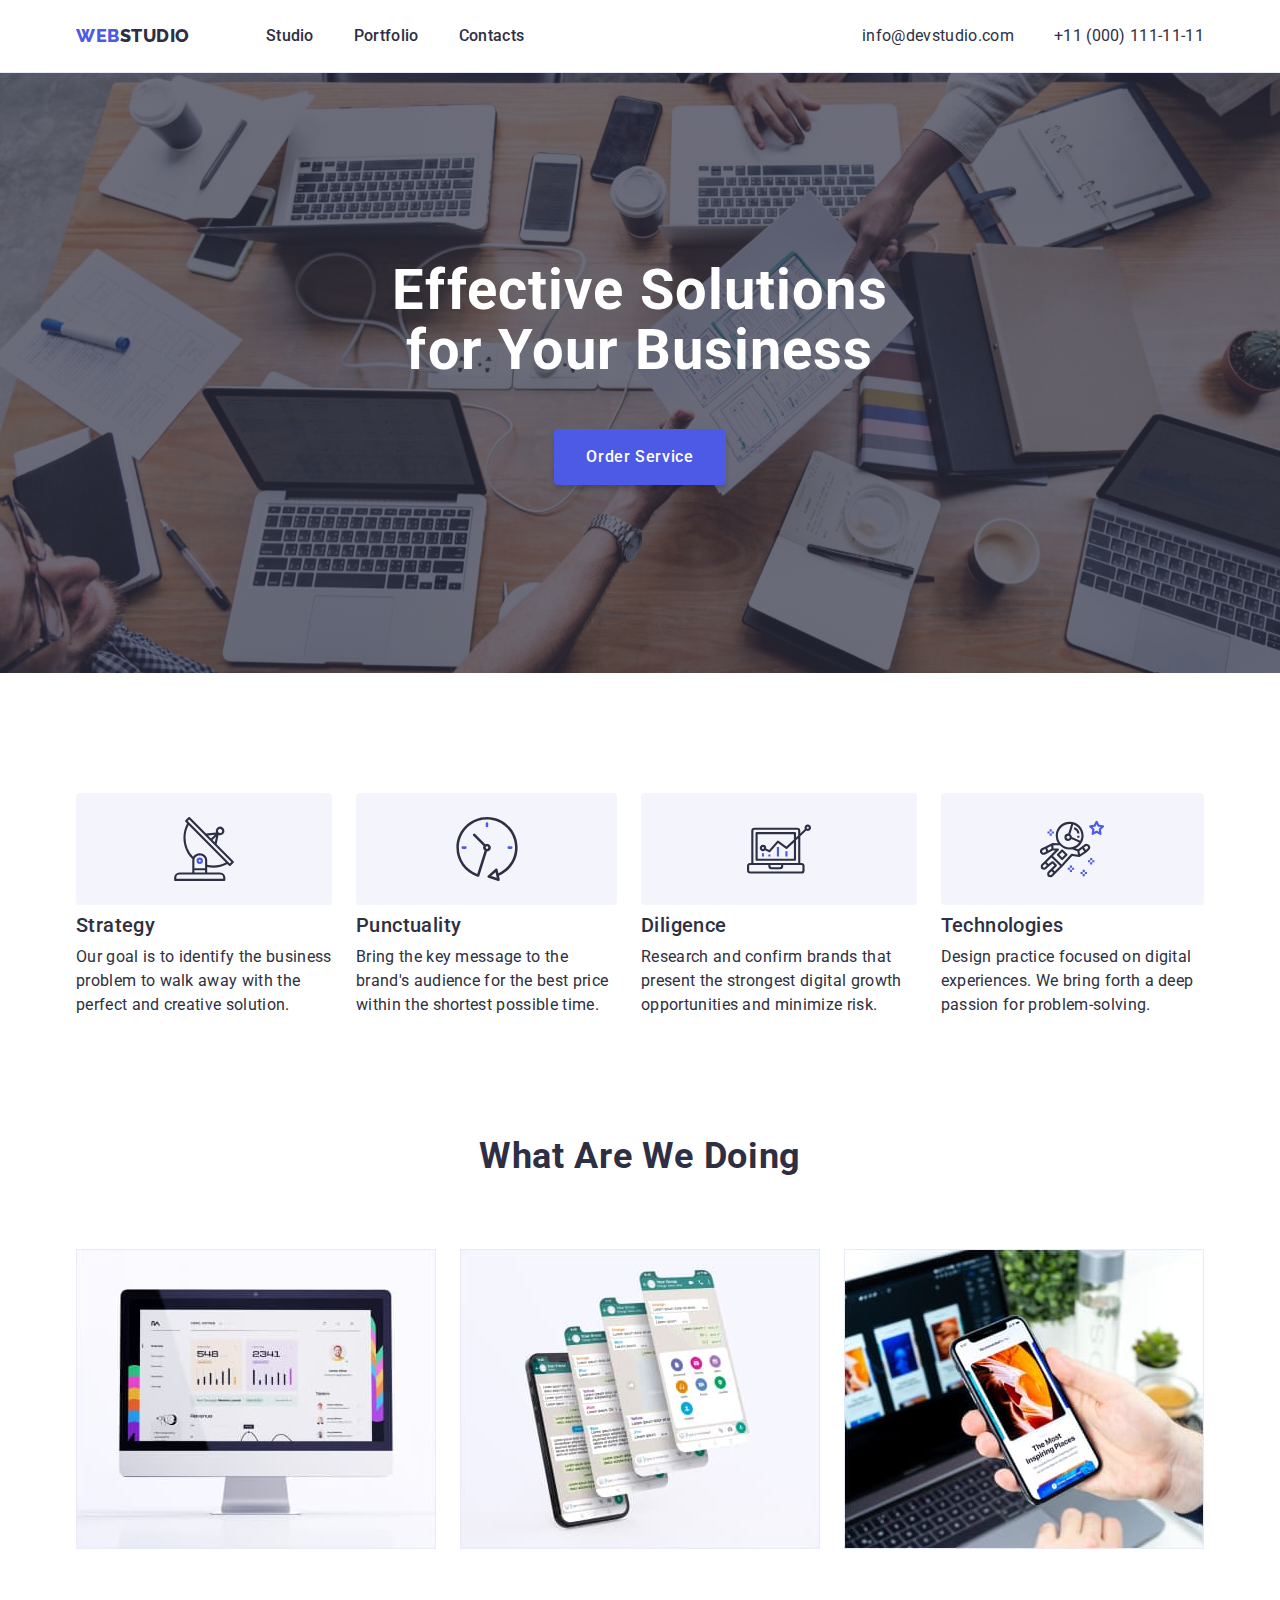
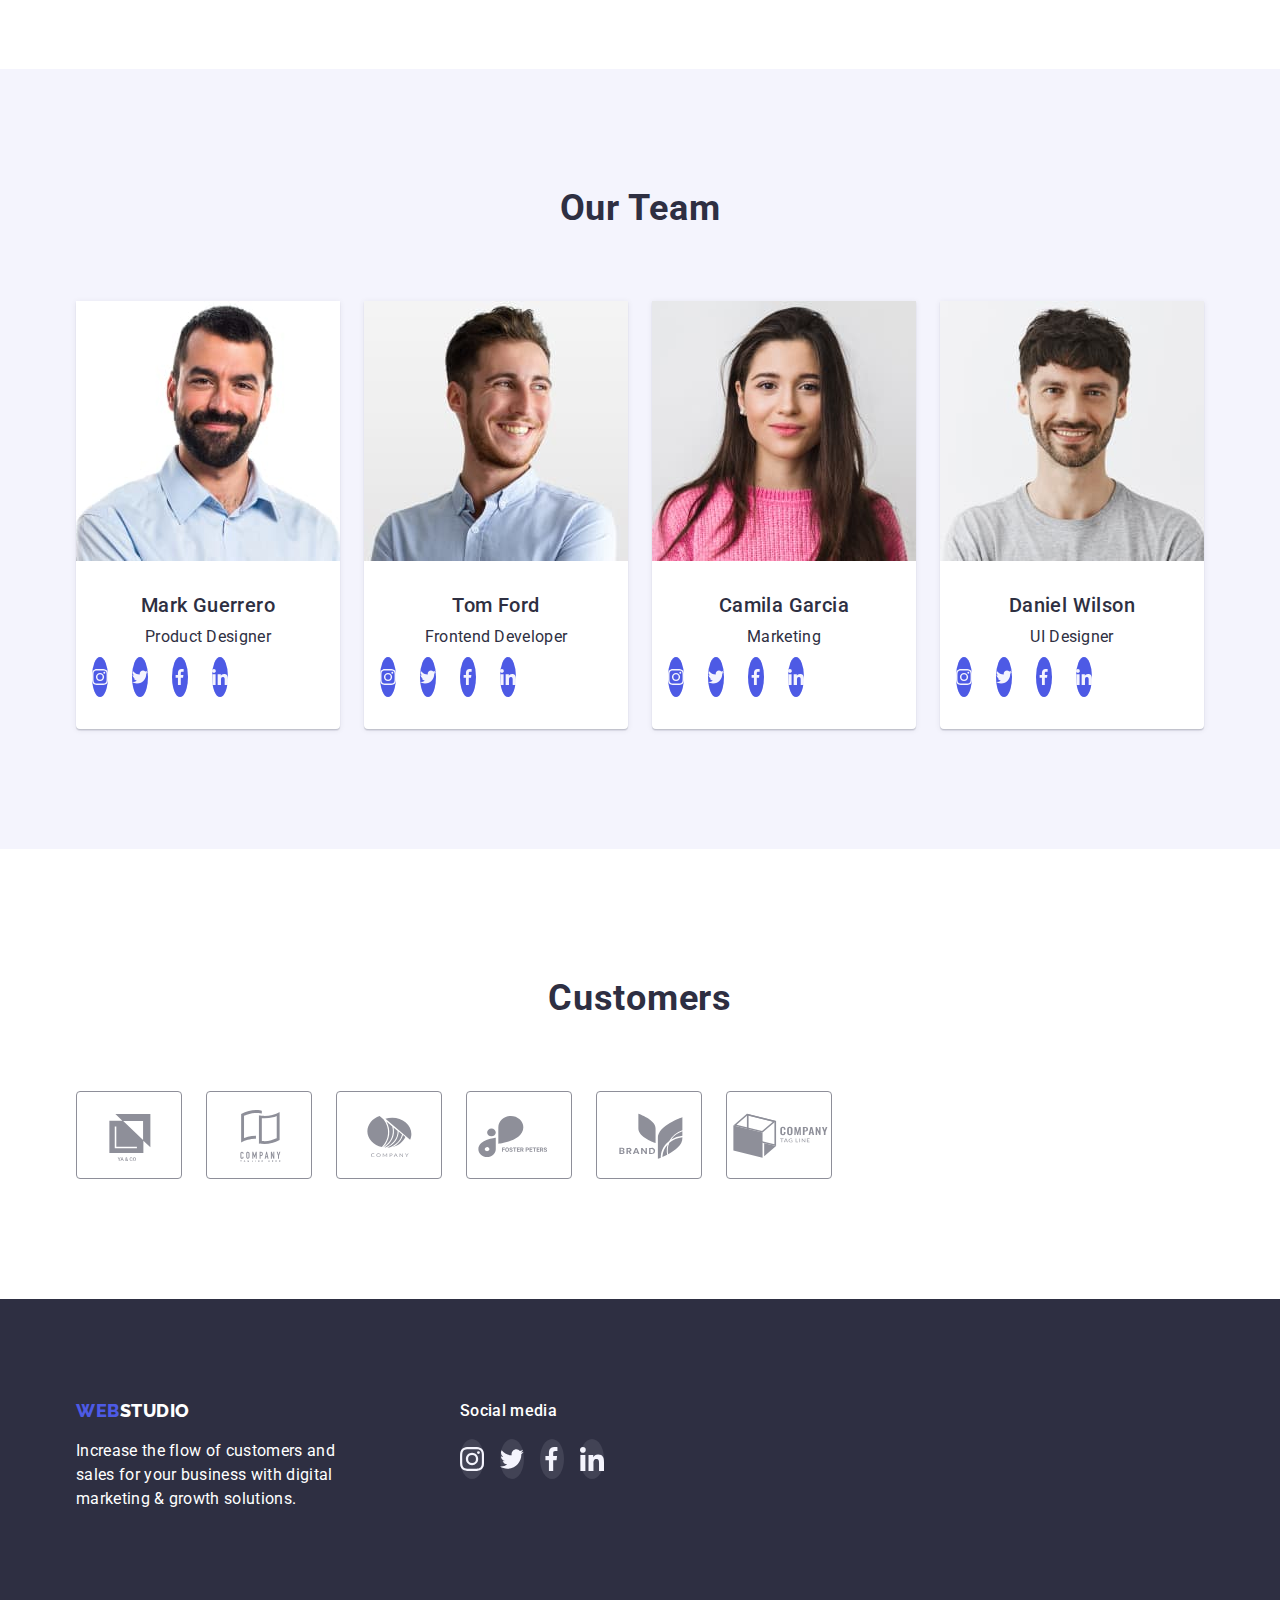
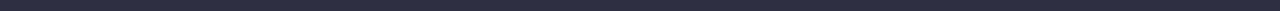
<file: index.html>
<!DOCTYPE html>
<html lang="en">

<head>
  <meta charset="UTF-8" />
  <meta http-equiv="X-UA-Compatible" content="IE=edge" />
  <meta name="viewport" content="width=device-width, initial-scale=1.0" />
  <title>WebStudio</title>

  <link rel="preconnect" href="https://fonts.googleapis.com" />
  <link rel="preconnect" href="https://fonts.gstatic.com" crossorigin />
  <link href="https://fonts.googleapis.com/css2?family=Raleway:wght@800&family=Roboto:wght@400;500;700;900&display=swap"
    rel="stylesheet" />

  <link rel="stylesheet" href="https://cdnjs.cloudflare.com/ajax/libs/modern-normalize/1.1.0/modern-normalize.min.css">
  <link rel="stylesheet" href="./css/reset.css">
  <link rel="stylesheet" href="./css/styles.css" />
</head>

<body>
  <!-- Hrader -->
  <header class="header">
    <div class="container header-container">
      <nav class="nav">
        <a href="./index.html" class="logo"><span class="logo-accent">Web</span>Studio</a>
        <ul class="nav-list list">
          <li class="nav-item"><a href="./index.html" class="nav-link">Studio</a></li>
          <li class="nav-item"><a href="./portfolio.html" class="nav-link">Portfolio</a></li>
          <li class="nav-item"><a href="" class="nav-link">Contacts</a></li>
        </ul>
      </nav>
      <address class="address">
        <ul class="address-list list">
          <li class="address-item">
            <a href="mailto:info@devstudio.com" class="address-link">info@devstudio.com</a>
          </li>
          <li class="address-item">
            <a href="tel:+110001111111" class="address-link">+11 (000) 111-11-11</a>
          </li>
        </ul>
      </address>
    </div>
  </header>
  <!-- Main -->
  <main>
    <section class="hero">
      <h1 class="hero-title">Effective Solutions for Your Business</h1>
      <button type="button" class="hero-button">Order Service</button>
    </section>
    <section class="features">
      <div class="container">
        <h2 class="section-title visually-hidden">Features</h2>
        <ul class="features-list list">
          <li class="feature-item">
            <div class="feature-block-icon">
              <svg class="feature-icon" width="64" height="64">
                <use href="./images/icons.svg#feature_1"></use>
              </svg>
            </div>
            <h3 class="feature-title">Strategy</h3>
            <p class="text">
              Our goal is to identify the business problem to walk away with the
              perfect and creative solution.
            </p>
          </li>
          <li class="feature-item">
            <div class="feature-block-icon">
              <svg class="feature-icon" width="64" height="64">
                <use href="./images/icons.svg#feature_2"></use>
              </svg>
            </div>
            <h3 class="feature-title">Punctuality</h3>
            <p class="text">
              Bring the key message to the brand's audience for the best price
              within the shortest possible time.
            </p>
          </li>
          <li class="feature-item">
            <div class="feature-block-icon">
              <svg class="feature-icon" width="64" height="64">
                <use href="./images/icons.svg#feature_3"></use>
              </svg>
            </div>
            <h3 class="feature-title">Diligence</h3>
            <p class="text">
              Research and confirm brands that present the strongest digital
              growth opportunities and minimize risk.
            </p>
          </li>
          <li class="feature-item">
            <div class="feature-block-icon">
              <svg class="feature-icon" width="64" height="64">
                <use href="./images/icons.svg#feature_4"></use>
              </svg>
            </div>
            <h3 class="feature-title">Technologies</h3>
            <p class="text">
              Design practice focused on digital experiences. We bring forth a
              deep passion for problem-solving.
            </p>
          </li>
        </ul>
      </div>
    </section>
    <section class="occupation">
      <div class="container">
        <h2 class="section-title">What are we doing</h2>
        <ul class="occupation-list list">
          <li class="occupation-item">
            <img src="./images/img1.jpg" alt="PC" width="360" />
          </li>
          <li class="occupation-item">
            <img src="./images/img2.jpg" alt="Phone's displays" width="360" />
          </li>
          <li class="occupation-item">
            <img src="./images/img3.jpg" alt="Phone and notebook" width="360" />
          </li>
        </ul>
      </div>
    </section>
    <section class="team">
      <div class="container">
        <h2 class="section-title">Our Team</h2>
        <ul class="team-list list">
          <li class="team-item">
            <img src="./images/photo1.jpg" alt="Photo of Product Designer" width="264" />
            <div class="team-label">
              <h3 class="team-title">Mark Guerrero</h3>
              <p class="team-text text">Product Designer</p>
              <ul class="team-svg-list list">
                <li class="team-svg-item">
                  <a href="" class="team-svg-link" target="_blank" rel="noopener noreferrer nofollow">
                    <svg class="team-svg-icon" width="16" height="16">
                      <use href="./images/icons.svg#instagram">
                    </svg>
                  </a>
                </li>
                <li class="team-svg-item">
                  <a href="" class="team-svg-link" target="_blank" rel="noopener noreferrer nofollow">
                    <svg class="team-svg-icon" width="16" height="16">
                      <use href="./images/icons.svg#twitter">
                    </svg>
                  </a>
                </li>
                <li class="team-svg-item">
                  <a href="" class="team-svg-link" target="_blank" rel="noopener noreferrer nofollow">
                    <svg class="team-svg-icon" width="16" height="16">
                      <use href="./images/icons.svg#facebook">
                    </svg>
                  </a>
                </li>
                <li class="team-svg-item">
                  <a href="" class="team-svg-link" target="_blank" rel="noopener noreferrer nofollow">
                    <svg class="team-svg-icon" width="16" height="16">
                      <use href="./images/icons.svg#linkedin">
                    </svg>
                  </a>
                </li>
              </ul>
            </div>
          </li>
          <li class="team-item">
            <img src="./images/photo2.jpg" alt="Photo of Frontend Developer" width="264" />
            <div class="team-label">
              <h3 class="team-title">Tom Ford</h3>
              <p class="team-text text">Frontend Developer</p>
              <ul class="team-svg-list list">
                <li class="team-svg-item">
                  <a href="" class="team-svg-link" target="_blank" rel="noopener noreferrer nofollow">
                    <svg class="team-svg-icon" width="16" height="16">
                      <use href="./images/icons.svg#instagram">
                    </svg>
                  </a>
                </li>
                <li class="team-svg-item">
                  <a href="" class="team-svg-link" target="_blank" rel="noopener noreferrer nofollow">
                    <svg class="team-svg-icon" width="16" height="16">
                      <use href="./images/icons.svg#twitter">
                    </svg>
                  </a>
                </li>
                <li class="team-svg-item">
                  <a href="" class="team-svg-link" target="_blank" rel="noopener noreferrer nofollow">
                    <svg class="team-svg-icon" width="16" height="16">
                      <use href="./images/icons.svg#facebook">
                    </svg>
                  </a>
                </li>
                <li class="team-svg-item">
                  <a href="" class="team-svg-link" target="_blank" rel="noopener noreferrer nofollow">
                    <svg class="team-svg-icon" width="16" height="16">
                      <use href="./images/icons.svg#linkedin">
                    </svg>
                  </a>
                </li>
              </ul>
            </div>
          </li>
          <li class="team-item">
            <img src="./images/photo3.jpg" alt="Photo of Marketing" width="264" />
            <div class="team-label">
              <h3 class="team-title">Camila Garcia</h3>
              <p class="team-text text">Marketing</p>
              <ul class="team-svg-list list">
                <li class="team-svg-item">
                  <a href="" class="team-svg-link" target="_blank" rel="noopener noreferrer nofollow">
                    <svg class="team-svg-icon" width="16" height="16">
                      <use href="./images/icons.svg#instagram">
                    </svg>
                  </a>
                </li>
                <li class="team-svg-item">
                  <a href="" class="team-svg-link" target="_blank" rel="noopener noreferrer nofollow">
                    <svg class="team-svg-icon" width="16" height="16">
                      <use href="./images/icons.svg#twitter">
                    </svg>
                  </a>
                </li>
                <li class="team-svg-item">
                  <a href="" class="team-svg-link" target="_blank" rel="noopener noreferrer nofollow">
                    <svg class="team-svg-icon" width="16" height="16">
                      <use href="./images/icons.svg#facebook">
                    </svg>
                  </a>
                </li>
                <li class="team-svg-item">
                  <a href="" class="team-svg-link" target="_blank" rel="noopener noreferrer nofollow">
                    <svg class="team-svg-icon" width="16" height="16">
                      <use href="./images/icons.svg#linkedin">
                    </svg>
                  </a>
                </li>
              </ul>
            </div>
          </li>
          <li class="team-item">
            <img src="./images/photo4.jpg" alt="Photo of UI Designer" width="264" />
            <div class="team-label">
              <h3 class="team-title">Daniel Wilson</h3>
              <p class="team-text text">UI Designer</p>
              <ul class="team-svg-list list">
                <li class="team-svg-item">
                  <a href="" class="team-svg-link" target="_blank" rel="noopener noreferrer nofollow">
                    <svg class="team-svg-icon" width="16" height="16">
                      <use href="./images/icons.svg#instagram">
                    </svg>
                  </a>
                </li>
                <li class="team-svg-item">
                  <a href="" class="team-svg-link" target="_blank" rel="noopener noreferrer nofollow">
                    <svg class="team-svg-icon" width="16" height="16">
                      <use href="./images/icons.svg#twitter">
                    </svg>
                  </a>
                </li>
                <li class="team-svg-item">
                  <a href="" class="team-svg-link" target="_blank" rel="noopener noreferrer nofollow">
                    <svg class="team-svg-icon" width="16" height="16">
                      <use href="./images/icons.svg#facebook">
                    </svg>
                  </a>
                </li>
                <li class="team-svg-item">
                  <a href="" class="team-svg-link" target="_blank" rel="noopener noreferrer nofollow">
                    <svg class="team-svg-icon" width="16" height="16">
                      <use href="./images/icons.svg#linkedin">
                    </svg>
                  </a>
                </li>
              </ul>
            </div>
          </li>
        </ul>
      </div>
    </section>
    <section class="customers">
      <div class="container">
        <h2 class="section-title">Customers</h2>
        <ul class="customers-list list">
          <li class="customer-item">
            <a href="" class="customer-link" target="_blank" rel="noopener noregerrer nogollow">
              <svg class="customer-icon">
                <use href="./images/icons.svg#client_1">
              </svg>
            </a>
          </li>
          <li class="customer-item">
            <a href="" class="customer-link" target="_blank" rel="noopener noregerrer nogollow">
              <svg class="customer-icon">
                <use href="./images/icons.svg#client_2">
              </svg>
            </a>
          </li>
          <li class="customer-item">
            <a href="" class="customer-link" target="_blank" rel="noopener noregerrer nogollow">
              <svg class="customer-icon">
                <use href="./images/icons.svg#client_3">
              </svg>
            </a>
          </li>
          <li class="customer-item">
            <a href="" class="customer-link" target="_blank" rel="noopener noregerrer nogollow">
              <svg class="customer-icon">
                <use href="./images/icons.svg#client_4">
              </svg>
            </a>
          </li>
          <li class="customer-item">
            <a href="" class="customer-link" target="_blank" rel="noopener noregerrer nogollow">
              <svg class="customer-icon">
                <use href="./images/icons.svg#client_5">
              </svg>
            </a>
          </li>
          <li class="customer-item">
            <a href="" class="customer-link" target="_blank" rel="noopener noregerrer nogollow">
              <svg class="customer-icon">
                <use href="./images/icons.svg#client_6">
              </svg>
            </a>
          </li>
        </ul>
      </div>
    </section>
  </main>
  <!-- Footer -->
  <footer class="footer">
    <div class="footer-container container">
      <div>
        <a href="./index.html" class="logo logo-footer"><span class="logo-accent">Web</span>Studio</a>
        <p class="footer-text text">
          Increase the flow of customers and sales for your business with
          digital marketing & growth solutions.
        </p>
      </div>
      <div class="footer-social-media">
        <h4 class="footer-social-media-title">Social media</h4>
        <ul class="social-media-list list">
          <li class="footer-social-media-item">
            <a href="" class="footer-social-media-link" target="_blank" rel="noopener noreferrer nofollow">
              <svg class="footer-social-media-icon" width="24" height="24">
                <use href="./images/icons.svg#instagram">
              </svg>
            </a>
          </li>
          <li class="footer-social-media-item">
            <a href="" class="footer-social-media-link" target="_blank" rel="noopener noreferrer nofollow">
              <svg class="footer-social-media-icon" width="24" height="24">
                <use href="./images/icons.svg#twitter">
              </svg>
            </a>
          </li>
          <li class="footer-social-media-item">
            <a href="" class="footer-social-media-link" target="_blank" rel="noopener noreferrer nofollow">
              <svg class="footer-social-media-icon" width="24" height="24">
                <use href="./images/icons.svg#facebook">
              </svg>
            </a>
          </li>
          <li class="footer-social-media-item">
            <a href="" class="footer-social-media-link" target="_blank" rel="noopener noreferrer nofollow">
              <svg class="footer-social-media-icon" width="24" height="24">
                <use href="./images/icons.svg#linkedin">
              </svg>
            </a>
          </li>
        </ul>
      </div>

    </div>
  </footer>
</body>

</html>
</file>
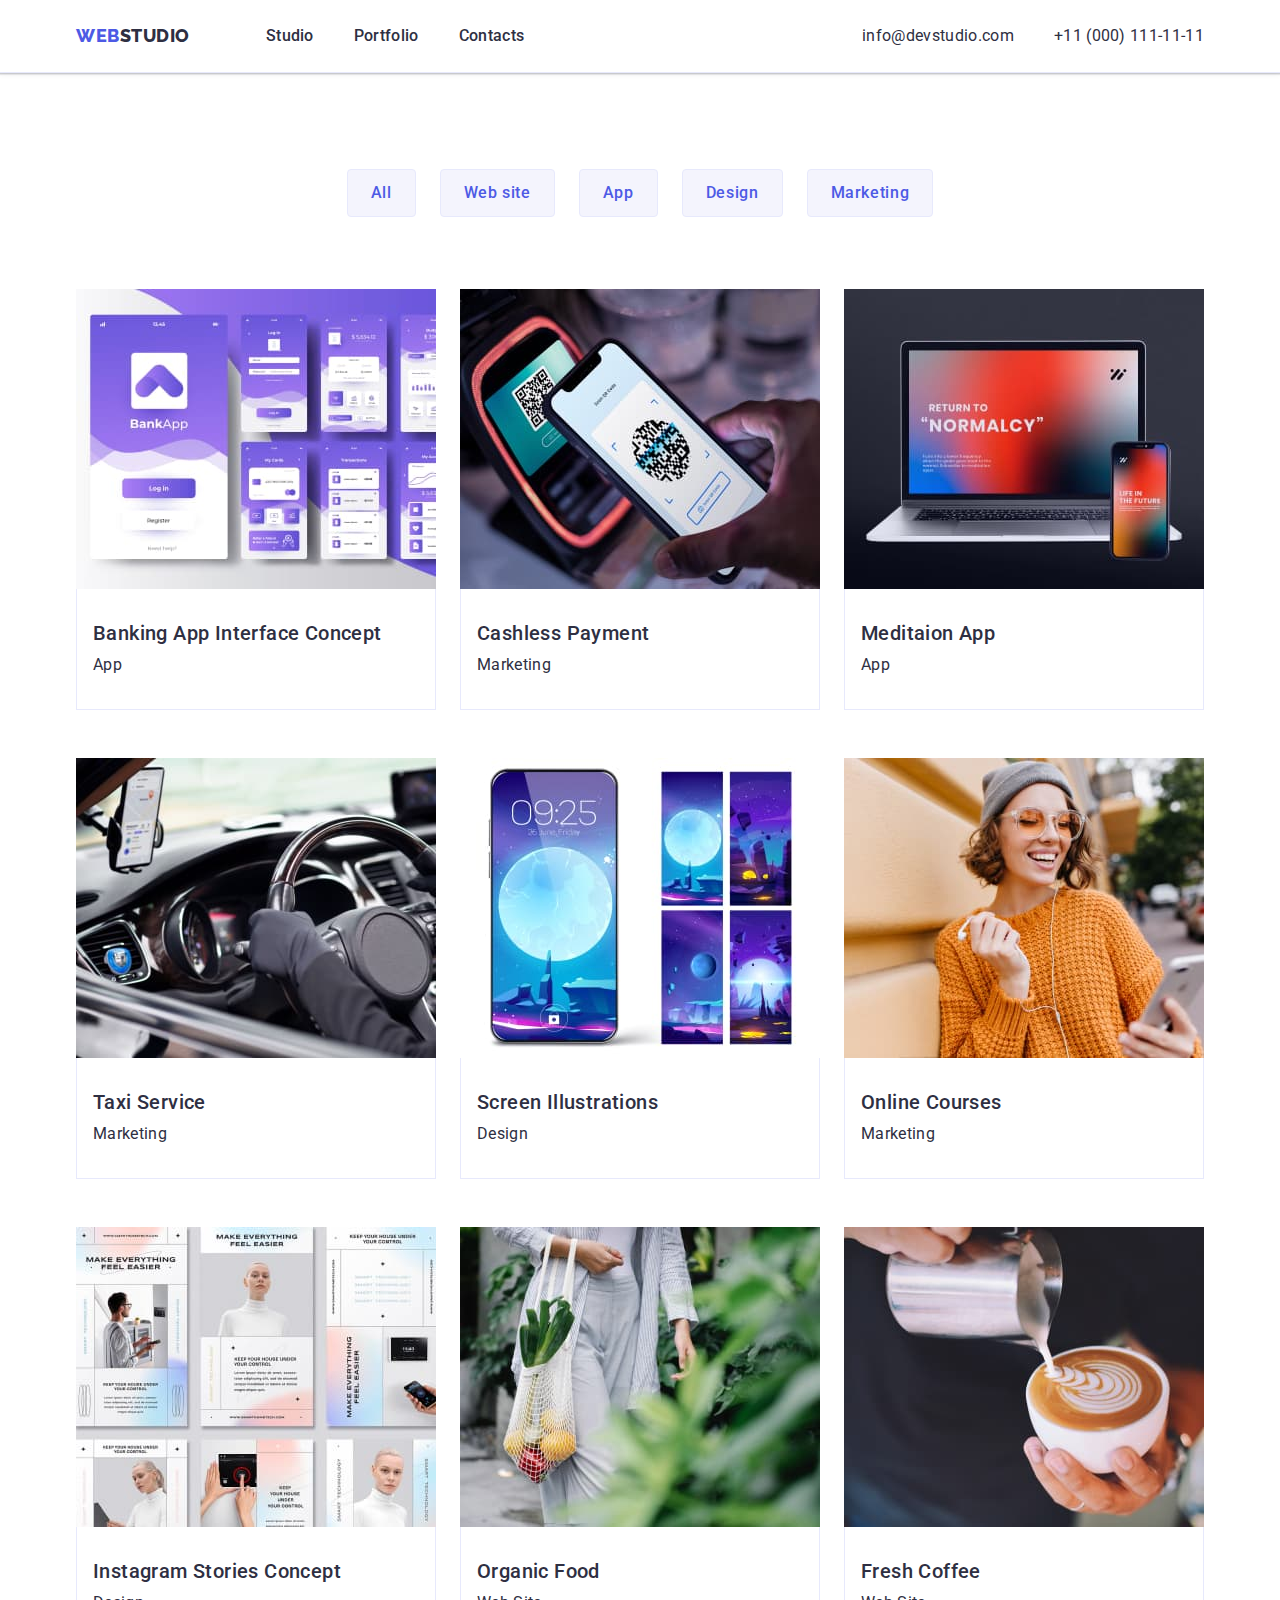
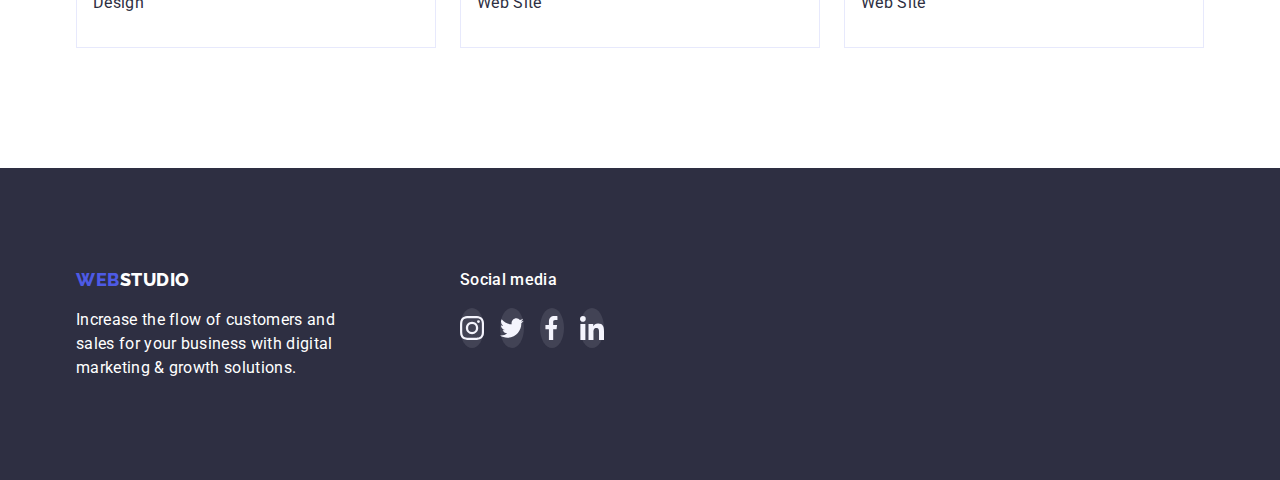
<file: portfolio.html>
<!DOCTYPE html>
<html lang="en">

<head>
  <meta charset="UTF-8" />
  <meta http-equiv="X-UA-Compatible" content="IE=edge" />
  <meta name="viewport" content="width=device-width, initial-scale=1.0" />
  <title>WebStudio</title>

  <link rel="preconnect" href="https://fonts.googleapis.com" />
  <link rel="preconnect" href="https://fonts.gstatic.com" crossorigin />
  <link href="https://fonts.googleapis.com/css2?family=Raleway:wght@800&family=Roboto:wght@400;500;700;900&display=swap"
    rel="stylesheet" />

  <link rel="stylesheet" href="https://cdnjs.cloudflare.com/ajax/libs/modern-normalize/1.1.0/modern-normalize.min.css">
  <link rel="stylesheet" href="./css/reset.css">
  <link rel="stylesheet" href="./css/styles.css" />
</head>

<body>
  <!-- Hrader -->
  <header class="header">
    <div class="container header-container">
      <nav class="nav">
        <a href="./index.html" class="logo"><span class="logo-accent">Web</span>Studio</a>
        <ul class="nav-list list">
          <li class="nav-item"><a href="./index.html" class="nav-link">Studio</a></li>
          <li class="nav-item"><a href="./portfolio.html" class="nav-link">Portfolio</a></li>
          <li class="nav-item"><a href="" class="nav-link">Contacts</a></li>
        </ul>
      </nav>
      <address class="address">
        <ul class="address-list list">
          <li class="address-item">
            <a href="mailto:info@devstudio.com" class="address-link">info@devstudio.com</a>
          </li>
          <li class="address-item">
            <a href="tel:+110001111111" class="address-link">+11 (000) 111-11-11</a>
          </li>
        </ul>
      </address>
    </div>
  </header>
  <!-- Main -->
  <main>
    <section class="portfolio-section">
      <div class="container">
        <h1 class="title visually-hidden">Portfolio</h1>
        <ul class="filtr-list list">
          <li class="filtr-item"><button type="button" class="filtr-button">All</button></li>
          <li class="filtr-item"><button type="button" class="filtr-button">Web site</button></li>
          <li class="filtr-item"><button type="button" class="filtr-button">App</button></li>
          <li class="filtr-item"><button type="button" class="filtr-button">Design</button></li>
          <li class="filtr-item"><button type="button" class="filtr-button">Marketing</button></li>
        </ul>
        <ul class="works-list list">
          <li class="work-item">
            <a href="" class="work-link">
              <img src="./images/img21.jpg" alt="Banking App Interface" width="360" />
              <div class="work-label">
                <h3 class="work-title">Banking App Interface Concept</h3>
                <p class="work-text text">App</p>
              </div>
            </a>
          </li>
          <li class="work-item">
            <a href="" class="work-link">
              <img src="./images/img22.jpg" alt="Payment terminal and phone" width="360" />
              <div class="work-label">
                <h3 class="work-title">Cashless Payment</h3>
                <p class="work-text text">Marketing</p>
              </div>
            </a>
          </li>
          <li class="work-item">
            <a href="" class="work-link">
              <img src="./images/img23.jpg" alt="Notebook and phone" width="360" />
              <div class="work-label">
                <h3 class="work-title">Meditaion App</h3>
                <p class="work-text text">App</p>
              </div>
            </a>
          </li>
          <li class="work-item">
            <a href="" class="work-link">
              <img src="./images/img24.jpg" alt="Taxi" width="360" />
              <div class="work-label">
                <h3 class="work-title">Taxi Service</h3>
                <p class="work-text text">Marketing</p>
              </div>
            </a>
          </li>
          <li class="work-item">
            <a href="" class="work-link">
              <img src="./images/img25.jpg" alt="Screen Illustrations" width="360" />
              <div class="work-label">
                <h3 class="work-title">Screen Illustrations</h3>
                <p class="work-text text">Design</p>
              </div>
            </a>
          </li>
          <li class="work-item">
            <a href="" class="work-link">
              <img src="./images/img26.jpg" alt="Woman" width="360" />
              <div class="work-label">
                <h3 class="work-title">Online Courses</h3>
                <p class="work-text text">Marketing</p>
              </div>
            </a>
          </li>
          <li class="work-item">
            <a href="" class="work-link">
              <img src="./images/img27.jpg" alt="Instagram Stories" width="360" />
              <div class="work-label">
                <h3 class="work-title">Instagram Stories Concept</h3>
                <p class="work-text text">Design</p>
              </div>
            </a>
          </li>
          <li class="work-item">
            <a href="" class="work-link">
              <img src="./images/img28.jpg" alt="Organic Food" width="360" />
              <div class="work-label">
                <h3 class="work-title">Organic Food</h3>
                <p class="work-text text">Web Site</p>
              </div>
            </a>
          </li>
          <li class="work-item">
            <a href="" class="work-link">
              <img src="./images/img29.jpg" alt="Fresh Coffee" width="360" />
              <div class="work-label">
                <h3 class="work-title">Fresh Coffee</h3>
                <p class="work-text text">Web Site</p>
              </div>
            </a>
          </li>
        </ul>
      </div>
    </section>
  </main>
  <!-- Footer -->
  <footer class="footer">
    <div class="footer-container container">
      <div>
        <a href="./index.html" class="logo logo-footer"><span class="logo-accent">Web</span>Studio</a>
        <p class="footer-text text">
          Increase the flow of customers and sales for your business with
          digital marketing & growth solutions.
        </p>
      </div>
      <div class="footer-social-media">
        <h4 class="footer-social-media-title">Social media</h4>
        <ul class="social-media-list list">
          <li class="footer-social-media-item">
            <a href="" class="footer-social-media-link" target="_blank" rel="noopener noreferrer nofollow">
              <svg class="footer-social-media-icon" width="24" height="24">
                <use href="./images/icons.svg#instagram">
              </svg>
            </a>
          </li>
          <li class="footer-social-media-item">
            <a href="" class="footer-social-media-link" target="_blank" rel="noopener noreferrer nofollow">
              <svg class="footer-social-media-icon" width="24" height="24">
                <use href="./images/icons.svg#twitter">
              </svg>
            </a>
          </li>
          <li class="footer-social-media-item">
            <a href="" class="footer-social-media-link" target="_blank" rel="noopener noreferrer nofollow">
              <svg class="footer-social-media-icon" width="24" height="24">
                <use href="./images/icons.svg#facebook">
              </svg>
            </a>
          </li>
          <li class="footer-social-media-item">
            <a href="" class="footer-social-media-link" target="_blank" rel="noopener noreferrer nofollow">
              <svg class="footer-social-media-icon" width="24" height="24">
                <use href="./images/icons.svg#linkedin">
              </svg>
            </a>
          </li>
        </ul>
      </div>

    </div>
  </footer>
</body>

</html>
</file>
<file: css/styles.css>
:root {
    --primary-font-color: #2e2f42;
    --secondary-font-color: #ffffff;
    --accent-font-color: #404bbf;

    --primary-background-color: #ffffff;
    --accent-background-color: #2e2f42;

    --primary-button-color: #4d5ae5;
    --secondary-button-color: #f4f4fd;
    --accent-button-color: #404bbf;

    --border: #e7e9fc;
    --success: #31d0aa;
    --dark-icon: #424355;
}

body {
    background-color: var(--primary-background-color);

    color: var(--primary-font-color);
    font-family: "Roboto", sans-serif;
    font-size: 16px;
}

.list {
    list-style: none;
}

.container {
    width: 1158px;
    padding: 0 15px;
    margin: 0 auto;
}

.header {
    border-bottom: 1px solid #e7e9fc;
    box-shadow: 0px 2px 1px rgba(46, 47, 66, 0.08), 0px 1px 1px rgba(46, 47, 66, 0.16),
        0px 1px 6px rgba(46, 47, 66, 0.08);
}

/* Logo */
.logo {
    color: var(--primary-font-color);
    font-family: "Raleway", sans-serif;
    font-size: 18px;
    font-weight: 800;
    line-height: 1.33;
    letter-spacing: 0.03em;
    text-transform: uppercase;
}

.logo-accent {
    color: var(--primary-button-color);
}

/* Nav */
.header-container {
    display: flex;
    align-items: center;
}

.nav {
    display: flex;
    align-items: center;
}

.nav-list {
    display: flex;
    margin-left: 76px;
}

.nav-item:not(:first-child) {
    margin-left: 40px;
}

.nav-link {
    display: block;
    padding-top: 24px;
    padding-bottom: 24px;

    color: var(--primary-font-color);
    font-weight: 500;
    line-height: 1.5;
    letter-spacing: 0.02em;
}

.nav-link:hover,
.nav-link:focus {
    color: var(--accent-font-color);
}

/* Address */
.address {
    margin-left: auto;
}

.address-list {
    display: flex;
    align-items: center;
}

.address-item:not(:first-child) {
    margin-left: 40px;
}

.address-link {
    display: block;
    padding-top: 24px;
    padding-bottom: 24px;

    color: var(--primary-font-color);
    line-height: 1.5;
    letter-spacing: 0.02em;
    font-style: normal;
}

.address-link:hover,
.address-link:focus {
    color: var(--accent-font-color);
}

/* Main */
.visually-hidden {
    position: absolute;
    white-space: nowrap;
    width: 1px;
    height: 1px;
    overflow: hidden;
    border: 0;
    padding: 0;
    clip: rect(0 0 0 0);
    clip-path: inset(50%);
    margin: -1px;
}

.section-title {
    margin-bottom: 72px;

    color: var(--primary-font-color);
    font-weight: 700;
    font-size: 36px;
    line-height: 1.11;
    letter-spacing: 0.02em;
    text-align: center;
    text-transform: capitalize;
}

.feature-title,
.team-title,
.work-title {
    margin-top: 0;
    margin-bottom: 8px;

    color: var(--primary-font-color);
    font-weight: 500;
    font-size: 20px;
    line-height: 1.2;
    letter-spacing: 0.02em;
}

.text {
    line-height: 1.5;
    letter-spacing: 0.02em;
}

/* Hero */
.hero {
    max-width: 1440px;
    margin-left: auto;
    margin-right: auto;
    padding-top: 188px;
    padding-bottom: 188px;

    background-image: linear-gradient(to right, rgba(46, 47, 66, 0.7), rgba(46, 47, 66, 0.7)), url(../images/hero.jpg);
    background-size: cover;
    background-repeat: no-repeat;

    text-align: center;
}

.hero-title {
    width: 496px;
    margin: 0 auto 48px;

    color: var(--secondary-font-color);
    font-size: 56px;
    line-height: 1.07;
    letter-spacing: 0.02em;
}

.hero-button {
    padding: 16px 32px;
    border: none;
    border-radius: 4px;

    background-color: var(--primary-button-color);
    box-shadow: 0px 4px 4px rgba(0, 0, 0, 0.15);
    color: var(--secondary-font-color);
    font-family: inherit;
    font-weight: 500;
    font-size: 16px;
    line-height: 1.5;
    letter-spacing: 0.04em;
}

.hero-button:hover,
.hero-button:focus,
.hero-button:active {
    background-color: var(--accent-button-color);
}

/* Features */
.features {
    padding-top: 120px;
}

.features-list {
    display: flex;
    column-gap: 24px;
}

.feature-item {
    flex-basis: calc((100%-3 * 24px) / 4);
}

.feature-block-icon {
    display: flex;
    align-items: center;
    justify-content: center;
    height: 112px;
    margin-bottom: 8px;

    background-color: var(--secondary-button-color);
    border-radius: 4px;
}

/* .feature-item:before {
  content: "";
  display: block;
  height: 112px;
  margin-bottom: 8px;
	padding: 24px 100px;
  
  background-size: 64px 64px;
  background-repeat: no-repeat;
  background-position: center;
  background-color: var(--secondary-button-color);
  border-radius: 4px;
}

.strategy::before{
	background-image: url(../images/svg/feature_1.svg);
} */

/* Occupation */
.occupation {
    padding-top: 120px;
    padding-bottom: 120px;
}

.occupation-list {
    display: flex;
    column-gap: 24px;
}

.occupation-item {
    flex-basis: calc((100%-2 * 24px) / 3);
}

/* Team */
.team {
    padding-top: 120px;
    padding-bottom: 120px;

    background-color: var(--secondary-button-color);
}

.team-list {
    display: flex;
    column-gap: 24px;
}

.team-item {
    flex-basis: calc((100%-3 * 24px) / 4);

    background-color: var(--primary-background-color);
    border-radius: 0px 0px 4px 4px;
    box-shadow: 0px 1px 6px rgba(46, 47, 66, 0.08), 0px 1px 1px rgba(46, 47, 66, 0.16),
        0px 2px 1px rgba(46, 47, 66, 0.08);
}

.team-label {
    text-align: center;
    padding: 32px 16px;
}

.team-text {
    margin-bottom: 8px;
}

.team-svg-list {
    display: flex;
    column-gap: 24px;
}

.team-svg-item {
    flex-basis: calc((100%-3 * 24px) / 4);
}

.team-svg-link {
    display: flex;
    align-items: center;
    justify-content: center;
    height: 40px;
    border-radius: 50%;
    text-align: center;
    background-color: var(--primary-button-color);
}

.team-svg-link:hover,
.team-svg-link:focus {
    background-color: var(--accent-button-color);
}

/* Customers */
.customers {
    padding-top: 130px;
    padding-bottom: 120px;
}

.customers-list {
    display: flex;
    column-gap: 24px;
}

.customer-item {
    flex-basis: calc((100%-5 * 24px) / 6);
}

.customer-link {
    display: flex;
		justify-content: center;
		align-items: center;
    height: 88px;

    border: 1px solid #8e8f99;
    border-radius: 4px;
    color: #8e8f99;
}

.customer-icon {
    display: block;
    box-sizing: border-box;
    width: 104px;
    height: 56px;

    fill: currentColor;
}

.customer-link:hover,
.customer-link:focus {
    border-color: var(--accent-font-color);
    color: var(--accent-font-color);
}

/* Portfolio */
.portfolio-section {
    padding-top: 96px;
    padding-bottom: 120px;
}

/* Filtr */
.filtr-list {
    display: flex;
    column-gap: 24px;
    margin-bottom: 72px;
    justify-content: center;
}

.filtr-button {
    padding: 11px 23px;
    border: 1px solid var(--border);
    border-radius: 4px;

    background-color: var(--secondary-button-color);
    color: var(--primary-button-color);
    font-family: inherit;
    font-weight: 500;
    font-size: 16px;
    line-height: 1.5;
    letter-spacing: 0.04em;
}

.filtr-button:hover,
.filtr-button:focus {
    border: 1px solid transparent;
    background-color: var(--accent-button-color);
    color: var(--secondary-font-color);
    box-shadow: 0px 3px 1px rgba(0, 0, 0, 0.1), 0px 2px 1px rgba(0, 0, 0, 0.08), 0px 2px 2px rgba(0, 0, 0, 0.12);
}

/* Works */
.works-list {
    display: flex;
    flex-wrap: wrap;
    gap: 48px 24px;
}

.work-link {
    display: block;
}

.work-link:hover,
.work-link:focus {
    box-shadow: 0px 1px 6px rgba(46, 47, 66, 0.08), 0px 1px 1px rgba(46, 47, 66, 0.16),
        0px 2px 1px rgba(46, 47, 66, 0.08);
}

.work-label {
    padding: 32px 16px;
    border-left: 1px solid #e7e9fc;
    border-right: 1px solid #e7e9fc;
    border-bottom: 1px solid #e7e9fc;
}

.work-text {
    color: var(--primary-font-color);
}

/* Footer */
.footer {
    background-color: var(--accent-background-color);
    padding-top: 100px;
    padding-bottom: 100px;
}

.footer-container {
    display: flex;
    column-gap: 120px;
}

.logo.logo-footer {
    color: var(--secondary-font-color);
}

.footer-text {
    width: 264px;
    margin-top: 16px;

    color: var(--secondary-font-color);
}

.footer-social-media {
    width: 208px;
}

.footer-social-media-title {
    margin-bottom: 16px;

    font-weight: 500;
    line-height: 1.5;
    letter-spacing: 0.02em;
    color: var(--secondary-font-color);
}

.social-media-list {
    display: flex;
    column-gap: 16px;
}

.footer-social-media-item {
    flex-basis: calc((100%-3 * 16px) / 4);
}

.footer-social-media-link {
    display: flex;
    align-items: center;
    justify-content: center;
    height: 40px;
    border-radius: 50%;
    background-color: var(--dark-icon);
}

.footer-social-media-link:hover,
.footer-social-media-link:focus {
    background-color: var(--success);
}
</file>
